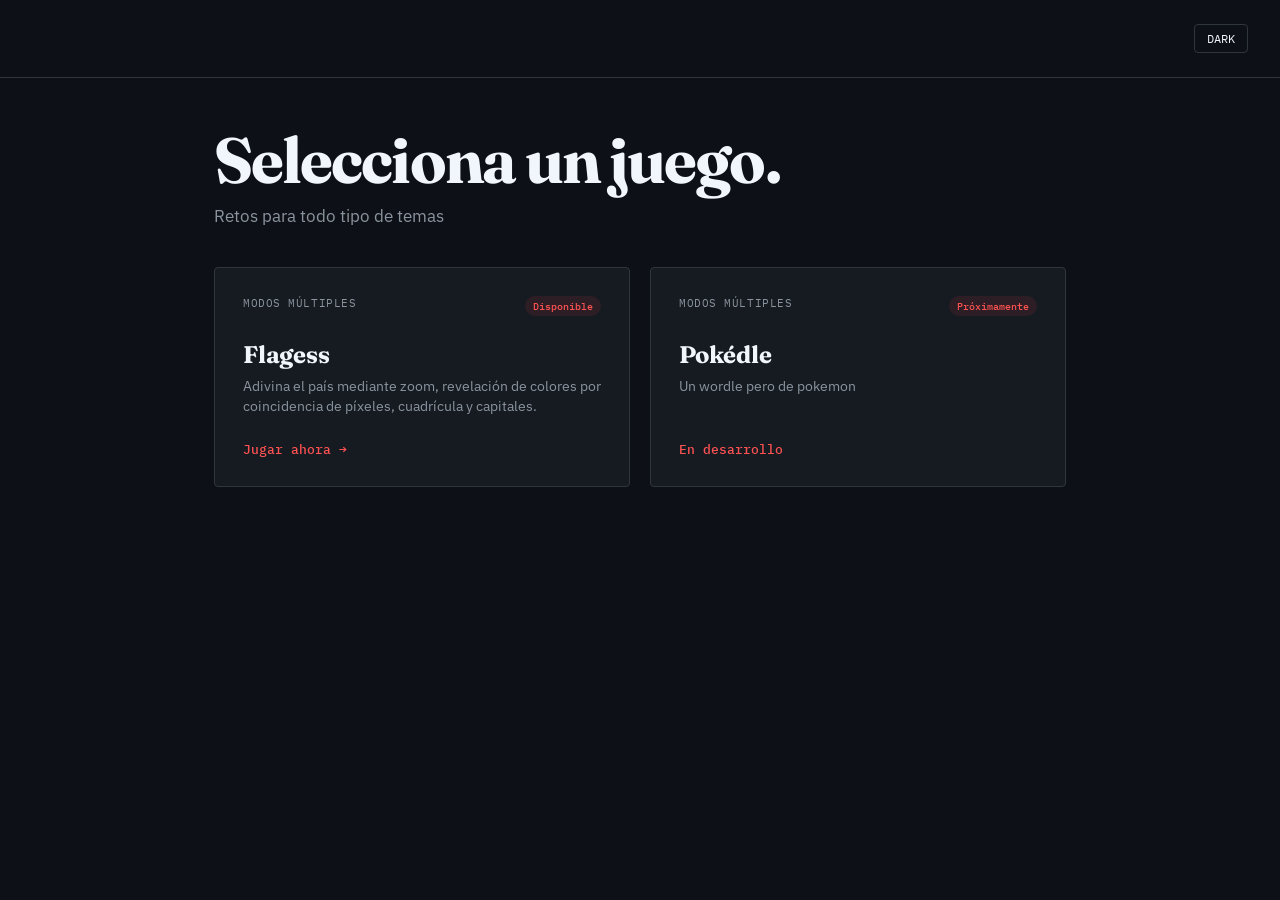
<file: index.html>
<!doctype html>
<html lang="es">
<head>
<meta charset="utf-8" />
<meta name="viewport" content="width=device-width, initial-scale=1, maximum-scale=1" />
<title>Jordle</title>
<link rel="preconnect" href="https://fonts.googleapis.com">
<link rel="preconnect" href="https://fonts.gstatic.com" crossorigin>
<link href="https://fonts.googleapis.com/css2?family=Fraunces:opsz,wght@9..144,600;9..144,700&family=IBM+Plex+Mono:wght@400;500&family=IBM+Plex+Sans:wght@400;500;600&display=swap" rel="stylesheet">
<style>
  :root {
    --bg: #f5f4f0;
    --ink: #111111;
    --muted: #666666;
    --line: #d2d0c5;
    --accent: #e53935;
    --card-bg: #ffffff;
    --radius: 4px;
  }

  [data-theme="dark"] {
    --bg: #0d1117;
    --ink: #f0f6fc;
    --muted: #8b949e;
    --line: #30363d;
    --accent: #ff5252;
    --card-bg: #161b22;
  }

  * { box-sizing: border-box; }
  body {
    margin: 0;
    background: var(--bg);
    color: var(--ink);
    font-family: 'IBM Plex Sans', system-ui, sans-serif;
    min-height: 100vh;
    display: flex;
    flex-direction: column;
    transition: background .3s, color .3s;
  }

  header {
    display: flex;
    justify-content: flex-end;
    align-items: center;
    padding: 24px 32px;
    border-bottom: 1px solid var(--line);
  }
  .theme-toggle {
    background: none;
    border: 1px solid var(--line);
    color: var(--ink);
    padding: 6px 12px;
    border-radius: var(--radius);
    cursor: pointer;
    font-family: 'IBM Plex Mono', monospace;
    font-size: 0.75rem;
    transition: border-color .2s;
  }
  .theme-toggle:hover { border-color: var(--accent); }

  main {
    flex: 1;
    max-width: 900px;
    width: 100%;
    margin: 0 auto;
    padding: 48px 24px;
    display: flex;
    flex-direction: column;
    gap: 40px;
  }

  .hero h1 {
    font-family: 'Fraunces', serif;
    font-size: clamp(2.5rem, 5vw, 4rem);
    line-height: 1.05;
    letter-spacing: -0.03em;
    margin: 0 0 12px 0;
  }
  .hero p {
    color: var(--muted);
    font-size: 1.05rem;
    margin: 0;
    max-width: 500px;
  }

  .games-grid {
    display: grid;
    grid-template-columns: repeat(auto-fit, minmax(280px, 1fr));
    gap: 20px;
  }

  .game-card {
    background: var(--card-bg);
    border: 1px solid var(--line);
    border-radius: var(--radius);
    padding: 28px;
    display: flex;
    flex-direction: column;
    justify-content: space-between;
    text-decoration: none;
    color: var(--ink);
    position: relative;
    transition: transform .2s, border-color .2s;
  }

  .game-card:not(.coming-soon):hover {
    transform: translateY(-3px);
    border-color: var(--accent);
  }

  .game-card.coming-soon {
    opacity: 0.6;
    cursor: default;
    background: transparent;
    border-style: dashed;
  }

  .card-header {
    display: flex;
    justify-content: space-between;
    align-items: flex-start;
    margin-bottom: 24px;
  }

  .game-tag {
    font-family: 'IBM Plex Mono', monospace;
    font-size: 0.7rem;
    text-transform: uppercase;
    letter-spacing: 0.05em;
    color: var(--muted);
  }

  .status-badge {
    font-family: 'IBM Plex Mono', monospace;
    font-size: 0.65rem;
    padding: 3px 8px;
    border-radius: 999px;
    background: rgba(229, 57, 53, 0.1);
    color: var(--accent);
    font-weight: 500;
  }

  .coming-soon .status-badge {
    background: var(--line);
    color: var(--muted);
  }

  .game-title {
    font-family: 'Fraunces', serif;
    font-size: 1.5rem;
    margin: 0 0 8px 0;
    letter-spacing: -0.01em;
  }

  .game-desc {
    font-size: 0.88rem;
    color: var(--muted);
    line-height: 1.4;
    margin: 0;
  }

  .card-footer {
    margin-top: 24px;
    font-family: 'IBM Plex Mono', monospace;
    font-size: 0.8rem;
    display: flex;
    align-items: center;
    gap: 6px;
    color: var(--accent);
    font-weight: 500;
  }

  .coming-soon .card-footer {
    color: var(--muted);
  }
</style>
</head>
<body data-theme="dark">

  <header>
    <button class="theme-toggle" id="theme-btn">MODO</button>
  </header>

  <main>
    <section class="hero">
      <h1>Selecciona un juego.</h1>
      <p>Retos para todo tipo de temas</p>
    </section>

    <div class="games-grid">
      <a href="flagess/index.html" class="game-card">
        <div>
          <div class="card-header">
            <span class="game-tag">Modos Múltiples</span>
            <span class="status-badge">Disponible</span>
          </div>
          <h2 class="game-title">Flagess</h2>
          <p class="game-desc">Adivina el país mediante zoom, revelación de colores por coincidencia de píxeles, cuadrícula y capitales.</p>
        </div>
        <div class="card-footer">
          Jugar ahora →
        </div>
      </a>

      <div class="games-grid">
      <a href="flagess/index.html" class="game-card">
        <div>
          <div class="card-header">
            <span class="game-tag">Modos Múltiples</span>
            <span class="status-badge">Próximamente</span>
          </div>
          <h2 class="game-title">Pokédle</h2>
          <p class="game-desc">Un wordle pero de pokemon</p>
        </div>
        <div class="card-footer">
          En desarrollo
        </div>
      </a>
      </div>
    </div>
  </main>

<script>
  const btn = document.getElementById('theme-btn');
  const body = document.body;
  
  btn.addEventListener('click', () => {
    const current = body.getAttribute('data-theme');
    const next = current === 'dark' ? 'light' : 'dark';
    body.setAttribute('data-theme', next);
    btn.textContent = next.toUpperCase();
  });
  btn.textContent = 'DARK';
</script>

</body>
</html>
</file>
